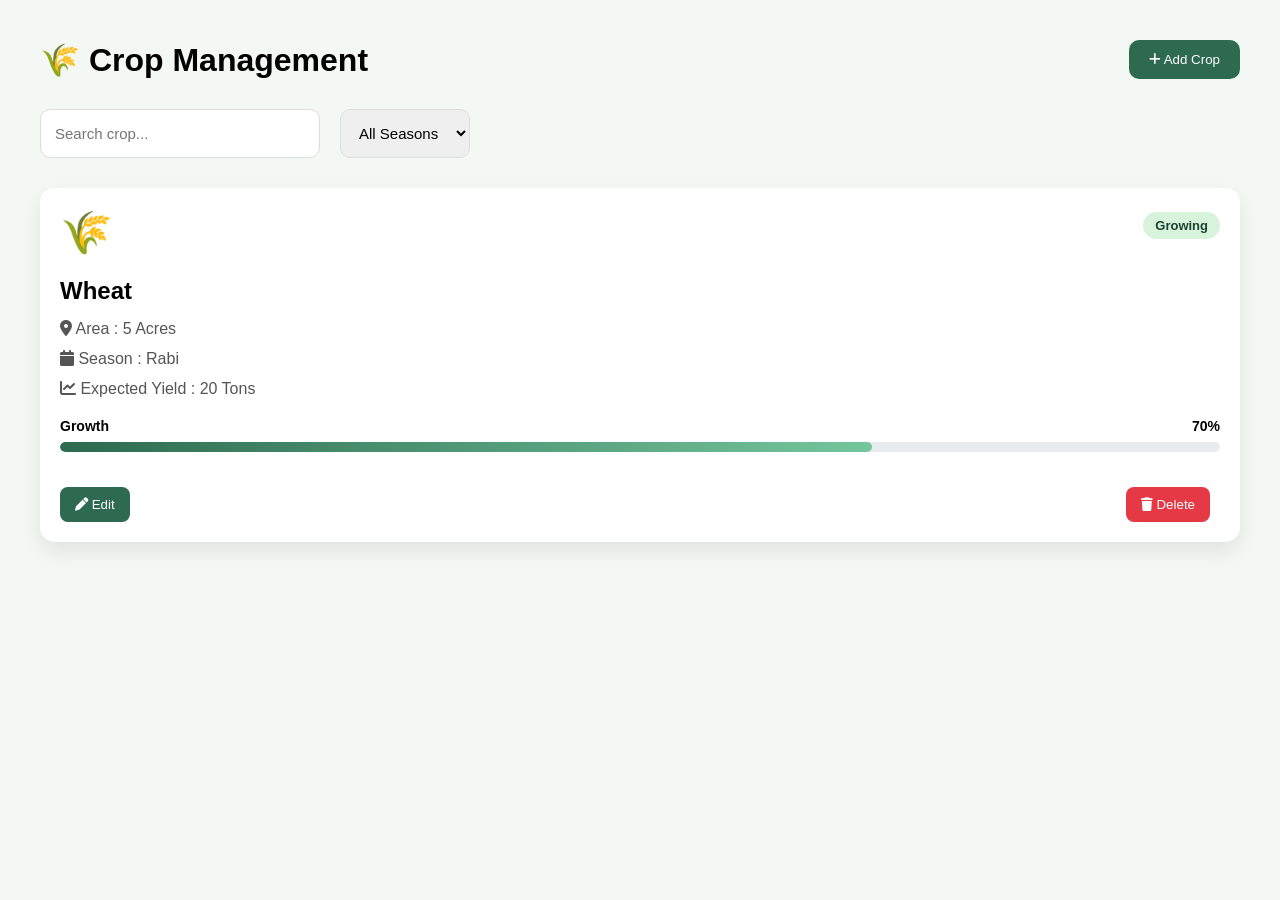
<file: crop/crop.html>
<!DOCTYPE html>
<html lang="en">

<head>
    <meta charset="UTF-8">
    <meta name="viewport" content="width=device-width, initial-scale=1.0">
    <title>Crop Management | AgriLedger</title>

    <link rel="stylesheet" href="crop.css">

    <!-- Font Awesome -->
    <link rel="stylesheet"
        href="https://cdnjs.cloudflare.com/ajax/libs/font-awesome/6.5.2/css/all.min.css">
</head>

<body>

    <div class="container">

        <!-- Header -->
        <header>

            <h1>🌾 Crop Management</h1>

            <button id="addCropBtn">
                <i class="fa-solid fa-plus"></i>
                Add Crop
            </button>

        </header>

        <!-- Search & Filter -->
        <div class="toolbar">

            <input
type="text"
id="searchCrop"
placeholder="Search crop...">

            <select id="seasonFilter">
                <option>All Seasons</option>
                <option>Kharif</option>
                <option>Rabi</option>
                <option>Zaid</option>
            </select>

        </div>

        <!-- Add Crop Modal -->

<div class="modal" id="cropModal">

    <div class="modal-content">

        <div class="modal-header">

            <h2>Add New Crop</h2>

            <span id="closeModal">&times;</span>

        </div>

        <select id="cropName">

<option value="">Select Crop</option>

<option>Wheat</option>

<option>Rice</option>

<option>Cotton</option>

<option>Maize</option>

<option>Sugarcane</option>

<option>Potato</option>

<option>Tomato</option>

<option>Onion</option>

</select>

        <input type="text" id="cropArea" placeholder="Area (Acres)">

        <select id="cropSeason">

    <option value="">Select Season</option>

    <option>Kharif</option>

    <option>Rabi</option>

    <option>Zaid</option>

</select>
        <input type="text" id="cropYield" placeholder="Expected Yield">

        <label>Growth (%)</label>

<input
type="range"
id="cropGrowth"
min="0"
max="100"
value="50">

<p id="growthValue">50%</p>

<label>Status</label>

<select id="cropStatus">

    <option>Growing</option>

    <option>Ready for Harvest</option>

    <option>Harvested</option>

</select>

        <button id="saveCrop">
            Save Crop
        </button>

    </div>

</div>

        <!-- Crop Cards -->
        <section class="crop-grid" id="cropGrid">

            <div class="crop-card">

    <div class="card-top">

        <div class="crop-icon">
            🌾
        </div>

        <span class="status active">
            Growing
        </span>

    </div>

    <h2>Wheat</h2>

    <div class="info">

        <p><i class="fa-solid fa-location-dot"></i> Area : 5 Acres</p>

        <p><i class="fa-solid fa-calendar"></i> Season : Rabi</p>

        <p><i class="fa-solid fa-chart-line"></i> Expected Yield : 20 Tons</p>

    </div>

    <div class="progress-box">

        <div class="progress-text">

            <span>Growth</span>

            <span>70%</span>

        </div>

        <div class="progress">

            <div class="progress-fill"></div>

        </div>

    </div>

    <div class="buttons">

        <button class="edit">

            <i class="fa-solid fa-pen"></i>

            Edit

        </button>

        <button class="delete">

            <i class="fa-solid fa-trash"></i>

            Delete

        </button>

    </div>

</div>

        </section>

    </div>

    <script src="crop.js"></script>

</body>

</html>
</file>
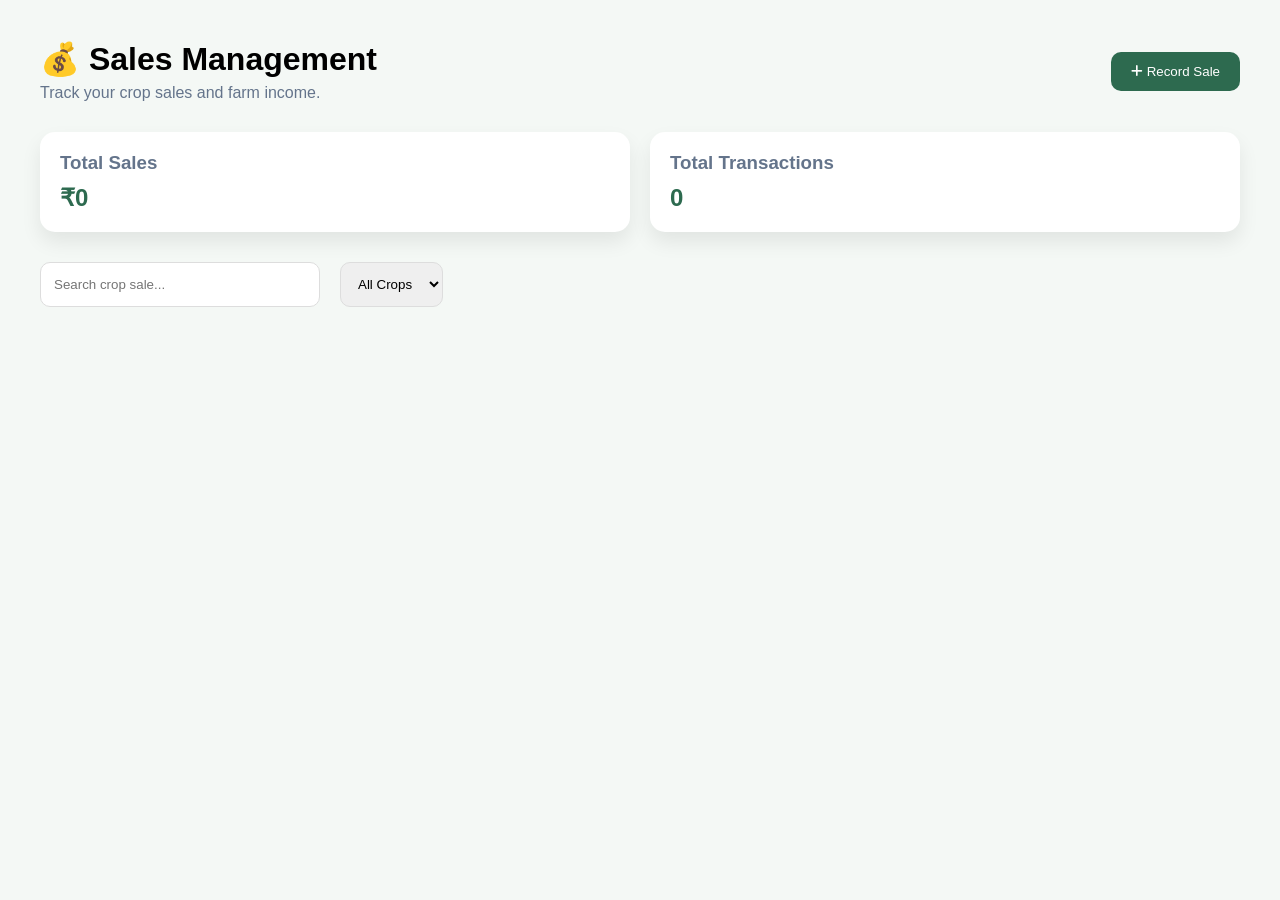
<file: sales/sales.html>
<!DOCTYPE html>
<html lang="en">

<head>

    <meta charset="UTF-8">
    <meta name="viewport" content="width=device-width, initial-scale=1.0">

    <title>Sales Management | AgriLedger</title>

    <link rel="stylesheet" href="sales.css">

    <link rel="stylesheet"
        href="https://cdnjs.cloudflare.com/ajax/libs/font-awesome/6.6.0/css/all.min.css">

</head>

<body>

<div class="container">

    <!-- Header -->

    <header>

        <div>

            <h1>💰 Sales Management</h1>

            <p>Track your crop sales and farm income.</p>

        </div>

        <button id="addSaleBtn">

            <i class="fa-solid fa-plus"></i>

            Record Sale

        </button>

    </header>


    <!-- Summary -->

    <section class="summary">

        <div class="summary-card">

            <h3>Total Sales</h3>

            <h2 id="totalSales">₹0</h2>

        </div>


        <div class="summary-card">

            <h3>Total Transactions</h3>

            <h2 id="totalTransactions">0</h2>

        </div>

    </section>


    <!-- Search -->

    <div class="toolbar">

        <input
            type="text"
            id="searchSale"
            placeholder="Search crop sale...">


        <select id="saleFilter">

            <option>All Crops</option>

            <option>Wheat</option>

            <option>Rice</option>

            <option>Cotton</option>

            <option>Maize</option>

        </select>

    </div>


    <!-- Sales -->

    <section class="sales-grid" id="salesGrid">

    </section>

</div>


<!-- Sale Modal -->

<div class="modal" id="saleModal">

    <div class="modal-content">

        <div class="modal-header">

            <h2>Record Sale</h2>

            <span id="closeSaleModal">&times;</span>

        </div>


        <select id="saleCrop">

            <option value="">Select Crop</option>

            <option>Wheat</option>

            <option>Rice</option>

            <option>Cotton</option>

            <option>Maize</option>

        </select>


        <input
            type="number"
            id="saleQuantity"
            placeholder="Quantity (Tons)">


        <input
            type="number"
            id="saleAmount"
            placeholder="Sale Amount">


        <input
            type="date"
            id="saleDate">


        <input
            type="text"
            id="buyerName"
            placeholder="Buyer Name">


        <button id="saveSale">

            Record Sale

        </button>
        <button class="edit-sale">
    <i class="fa-solid fa-pen"></i>
    Edit
</button>

    </div>

</div>


<script src="sales.js"></script>

</body>

</html>
</file>
<file: crop/crop.css>
*{

margin:0;

padding:0;

box-sizing:border-box;

font-family:Arial,sans-serif;

}

body{

background:#F4F8F5;

padding:40px;

}

header{

display:flex;

justify-content:space-between;

align-items:center;

margin-bottom:30px;

}

#addCropBtn{

padding:12px 20px;

background:#2D6A4F;

color:white;

border:none;

border-radius:10px;

cursor:pointer;

}

.toolbar{

display:flex;

gap:20px;

margin-bottom:30px;

}

.toolbar input{

width:280px;

padding:14px;

border-radius:10px;

border:1px solid #ddd;

font-size:15px;

transition:.3s;

}

.toolbar input:focus{

outline:none;

border-color:#2D6A4F;

box-shadow:0 0 8px rgba(45,106,79,.3);

}

.toolbar select{

padding:14px;

border-radius:10px;

border:1px solid #ddd;

font-size:15px;

cursor:pointer;

}

.crop-grid{

display:grid;

grid-template-columns:repeat(auto-fit,minmax(280px,1fr));

gap:25px;

}

.crop-card{

background:white;

padding:20px;

border-radius:15px;

box-shadow:0 10px 20px rgba(0,0,0,.08);

}

.status{

display:inline-block;

padding:6px 12px;

border-radius:20px;

margin-bottom:15px;

font-size:13px;

font-weight:bold;

}

.active{

background:#D8F3DC;

color:#1B4332;

}

.harvest{

background:#FFE8A1;

color:#8A5A00;

}

.crop-card button{

margin-top:15px;

padding:10px 15px;

border:none;

border-radius:8px;

cursor:pointer;

margin-right:10px;

}

.delete{

background:#E63946;

color:white;

}

.card-top{

display:flex;

justify-content:space-between;

align-items:center;

margin-bottom:20px;

}

.crop-icon{

font-size:42px;

}

.info{

margin-top:15px;

}

.info p{

margin:12px 0;

color:#555;

}

.progress-box{

margin-top:20px;

}

.progress-text{

display:flex;

justify-content:space-between;

margin-bottom:8px;

font-size:14px;

font-weight:600;

}

.progress{

height:10px;

background:#E9ECEF;

border-radius:20px;

overflow:hidden;

}

.progress-fill{

width:70%;

height:100%;

background:linear-gradient(90deg,#2D6A4F,#74C69D);

border-radius:20px;

}

.buttons{

margin-top:20px;

display:flex;

justify-content:space-between;

}

.edit{

background:#2D6A4F;

color:white;

}

.delete{

background:#E63946;

color:white;

}

.crop-card{

transition:.35s;

}

.crop-card:hover{

transform:translateY(-8px);

box-shadow:0 20px 40px rgba(0,0,0,.12);

}

/* Modal */

.modal{

display:none;

position:fixed;

top:0;

left:0;

width:100%;

height:100%;

background:rgba(0,0,0,.5);

justify-content:center;

align-items:center;

}

.modal-content{

background:white;

width:400px;

padding:30px;

border-radius:15px;

display:flex;

flex-direction:column;

gap:15px;

animation:popup .3s ease;

}

.modal-header{

display:flex;

justify-content:space-between;

align-items:center;

}

.modal-header span{

font-size:28px;

cursor:pointer;

}

.modal-content input{

padding:12px;

border:1px solid #ddd;

border-radius:8px;

}

#saveCrop{

padding:12px;

border:none;

background:#2D6A4F;

color:white;

border-radius:8px;

cursor:pointer;

}

@keyframes popup{

from{

transform:scale(.8);

opacity:0;

}

to{

transform:scale(1);

opacity:1;

}

}

.modal label{

font-weight:600;

margin-top:5px;

}

#cropGrowth{

cursor:pointer;

}

#growthValue{

text-align:center;

font-weight:bold;

color:#2D6A4F;

}

.completed{

background:#D6EAF8;

color:#21618C;

}

.toast{

position:fixed;

top:30px;

right:30px;

background:#2D6A4F;

color:white;

padding:15px 25px;

border-radius:10px;

box-shadow:0 10px 25px rgba(0,0,0,.2);

animation:popup .3s;

z-index:1000;

}
</file>
<file: sales/sales.css>
*{

    margin:0;
    padding:0;
    box-sizing:border-box;

    font-family:Arial,sans-serif;

}


body{

    background:#F4F8F5;

    padding:40px;

}


header{

    display:flex;

    justify-content:space-between;

    align-items:center;

    margin-bottom:30px;

}


header p{

    color:#64748B;

    margin-top:6px;

}


#addSaleBtn{

    padding:12px 20px;

    border:none;

    border-radius:10px;

    background:#2D6A4F;

    color:white;

    cursor:pointer;

}


#addSaleBtn:hover{

    background:#1B4332;

    transform:translateY(-2px);

}


.summary{

    display:grid;

    grid-template-columns:repeat(2,1fr);

    gap:20px;

    margin-bottom:30px;

}


.summary-card{

    background:white;

    padding:20px;

    border-radius:15px;

    box-shadow:0 10px 20px rgba(0,0,0,.08);

}


.summary-card h3{

    color:#64748B;

    margin-bottom:10px;

}


.summary-card h2{

    color:#2D6A4F;

}


.toolbar{

    display:flex;

    gap:20px;

    margin-bottom:30px;

}


.toolbar input,
.toolbar select{

    padding:13px;

    border-radius:10px;

    border:1px solid #ddd;

}


.toolbar input{

    width:280px;

}


.sales-grid{

    display:grid;

    grid-template-columns:repeat(
        auto-fit,
        minmax(280px,1fr)
    );

    gap:25px;

}


.sale-card{

    background:white;

    padding:22px;

    border-radius:16px;

    box-shadow:0 10px 25px rgba(0,0,0,.08);

    transition:.3s;

}


.sale-card:hover{

    transform:translateY(-5px);

}


.sale-card h2{

    color:#1B4332;

    margin-bottom:15px;

}


.sale-card p{

    margin:10px 0;

    color:#555;

}


.sale-amount{

    color:#2D6A4F !important;

    font-size:22px;

    font-weight:bold;

}


.delete-sale{

    margin-top:15px;

    padding:9px 15px;

    border:none;

    border-radius:8px;

    background:#E63946;

    color:white;

    cursor:pointer;

}


.delete-sale:hover{

    background:#C92A3A;

}


.modal{

    display:none;

    position:fixed;

    inset:0;

    background:rgba(0,0,0,.5);

    justify-content:center;

    align-items:center;

}


.modal-content{

    background:white;

    width:420px;

    padding:30px;

    border-radius:16px;

    display:flex;

    flex-direction:column;

    gap:15px;

}


.modal-header{

    display:flex;

    justify-content:space-between;

    align-items:center;

}


.modal-header span{

    font-size:30px;

    cursor:pointer;

}


.modal-content input,
.modal-content select{

    padding:12px;

    border:1px solid #ddd;

    border-radius:8px;

}


#saveSale{

    padding:12px;

    border:none;

    border-radius:8px;

    background:#2D6A4F;

    color:white;

    cursor:pointer;

}


#saveSale:hover{

    background:#1B4332;

}

.sale-actions{

    display:flex;

    gap:10px;

    margin-top:15px;

}

.edit-sale,
.delete-sale{

    padding:9px 15px;

    border:none;

    border-radius:8px;

    cursor:pointer;

}

.edit-sale{

    background:#D8F3DC;

    color:#1B4332;

}

.delete-sale{

    background:#E63946;

    color:white;

}

.edit-sale:hover{

    transform:translateY(-2px);

}

.delete-sale:hover{

    transform:translateY(-2px);

}
</file>
